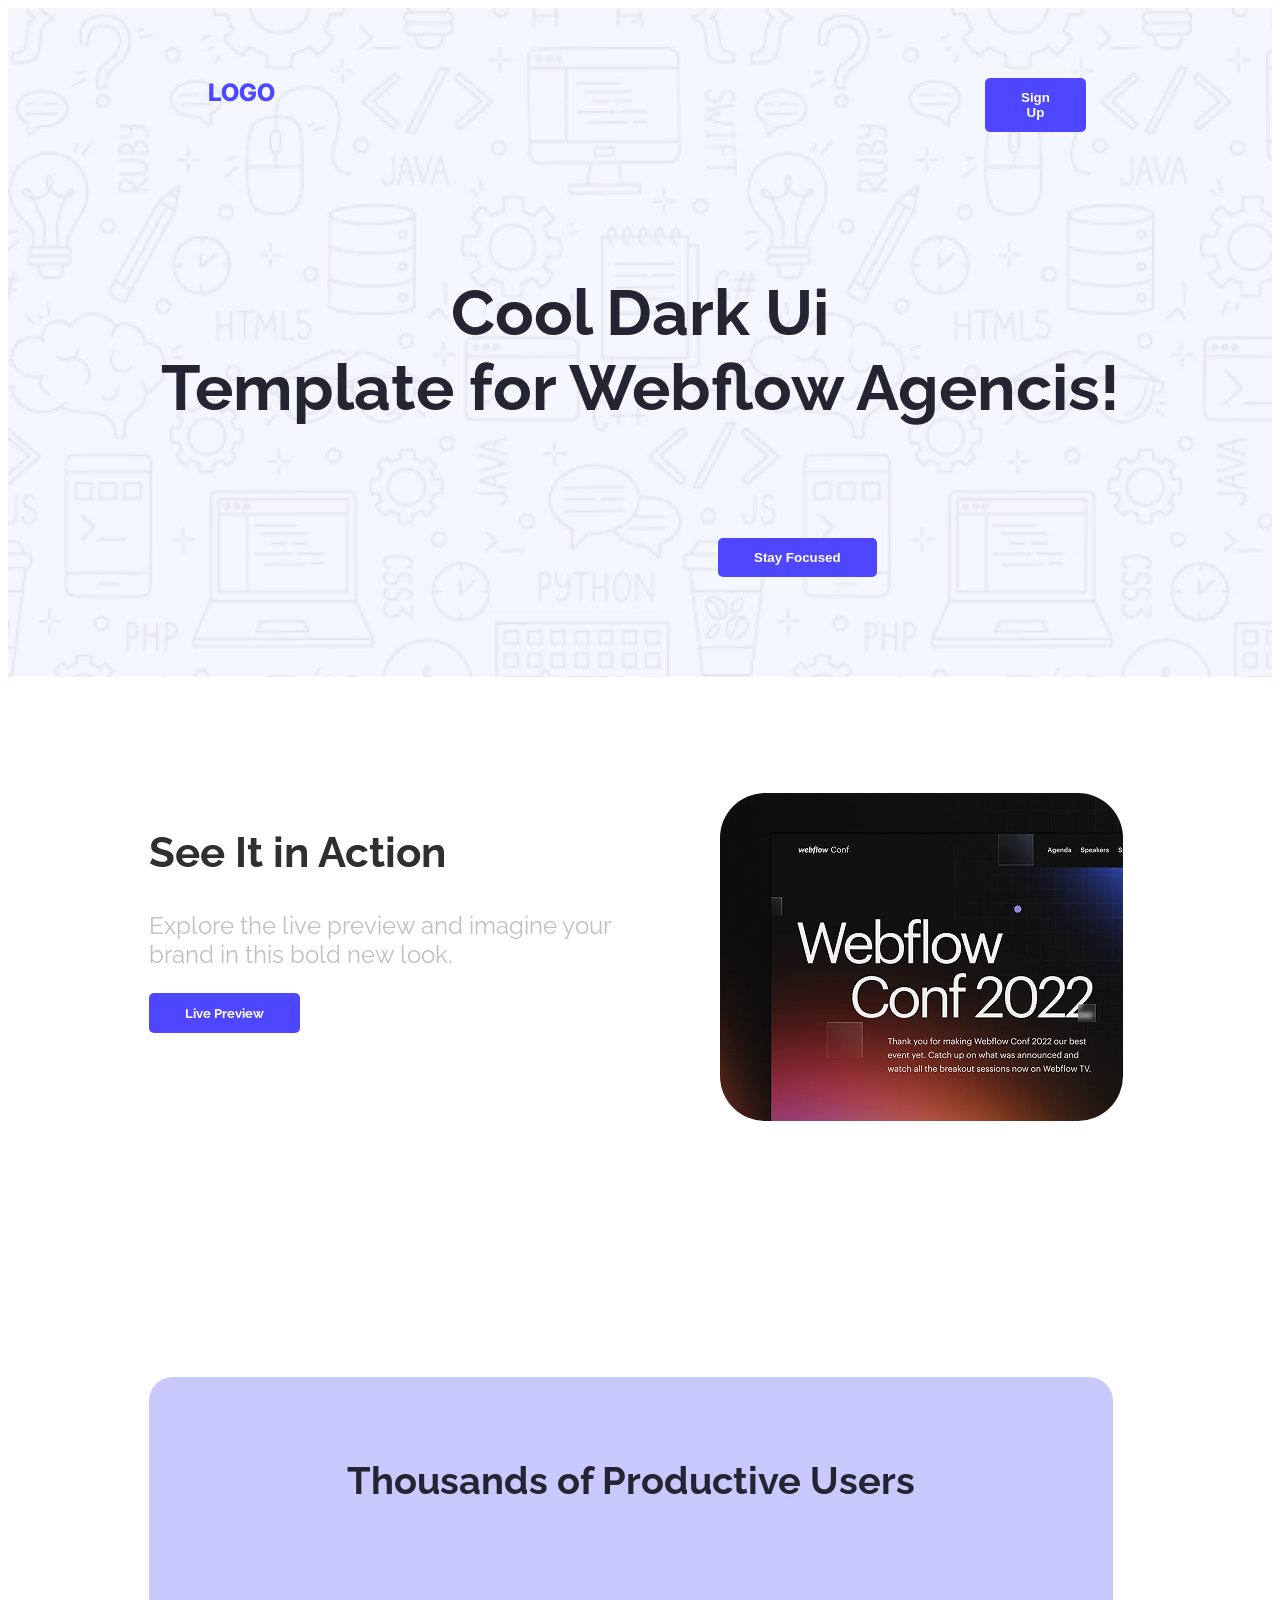
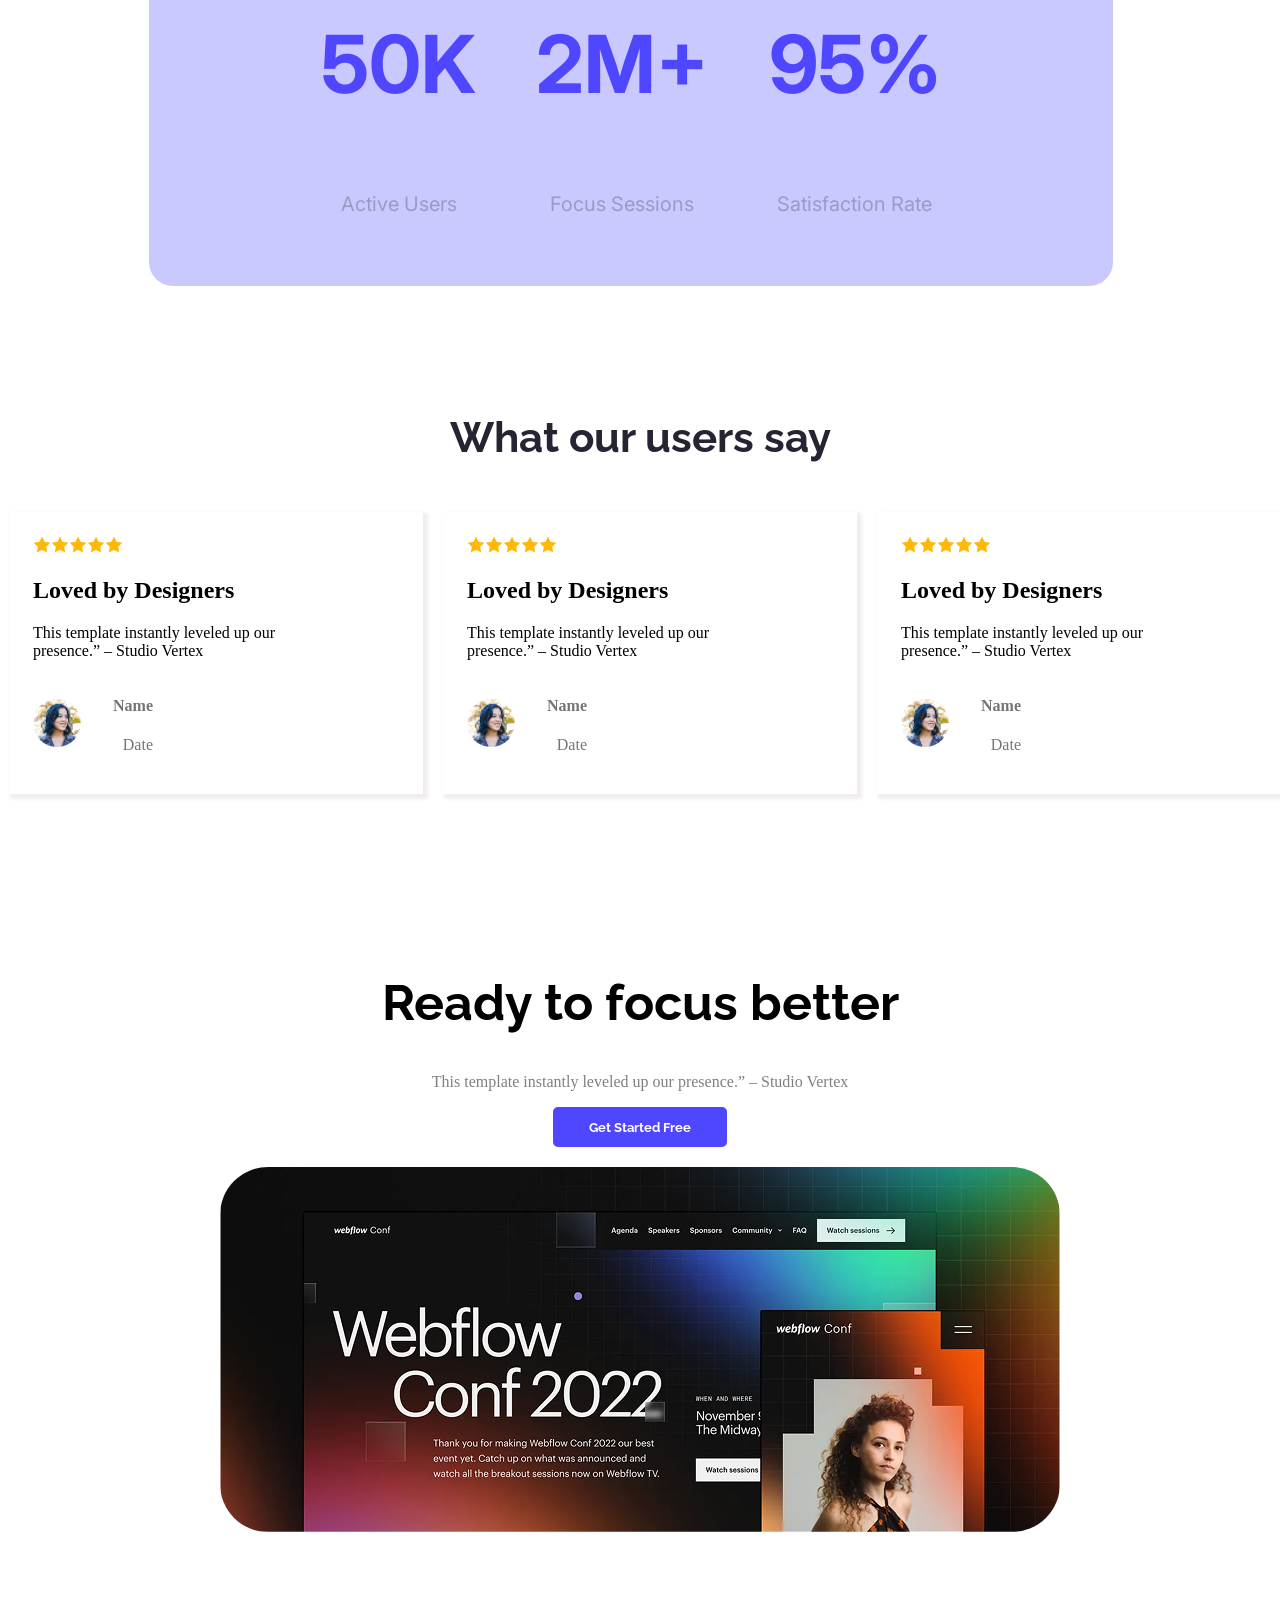
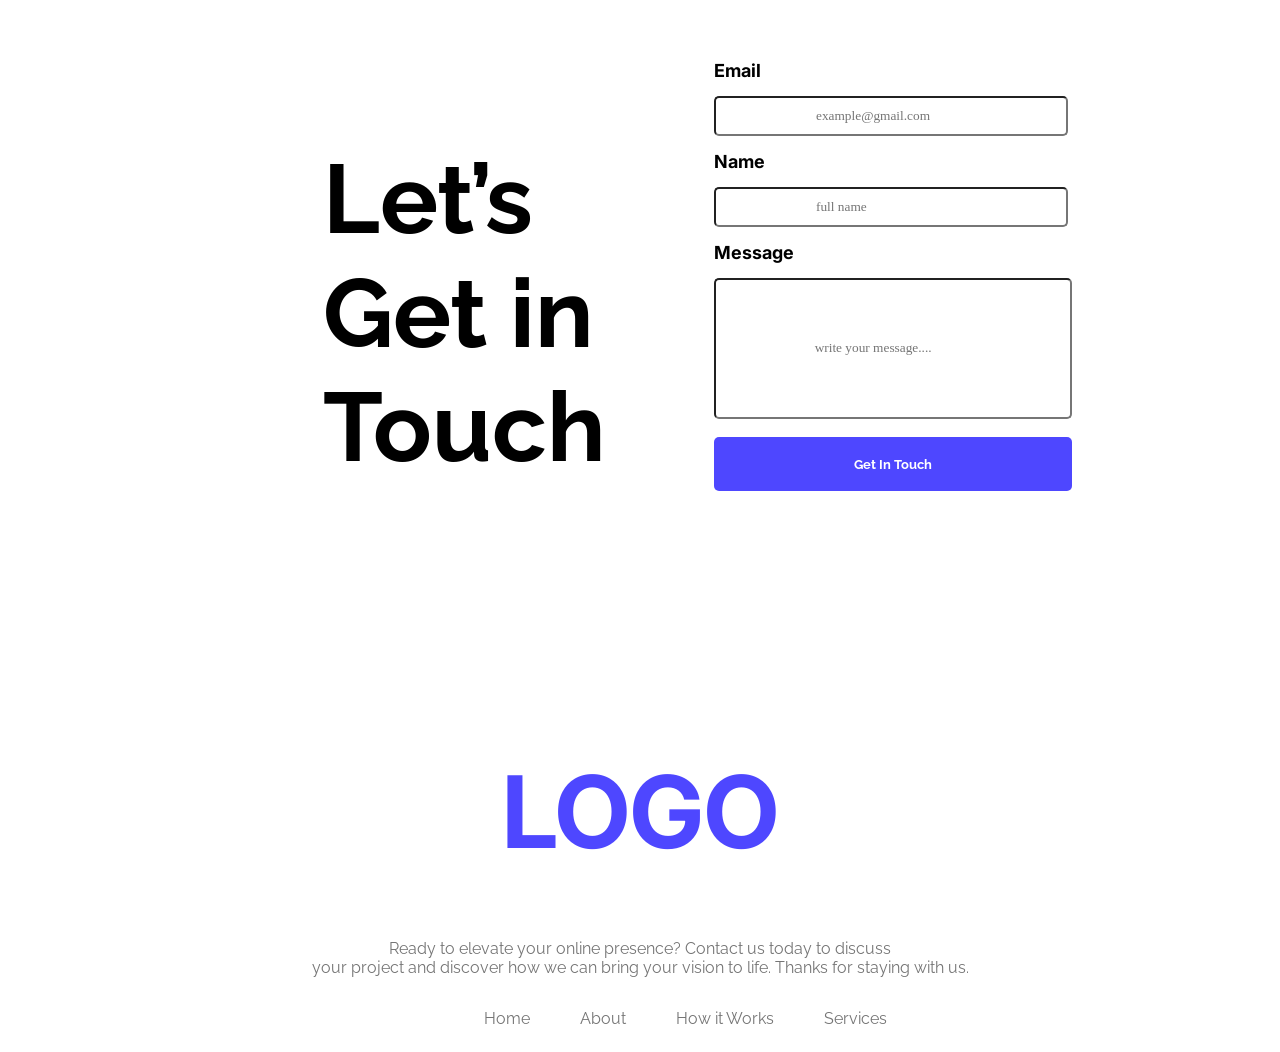
<file: index.html>
<!DOCTYPE html>
<html lang="en">
<head>
    <meta charset="UTF-8">
    <meta name="viewport" content="width=device-width, initial-scale=1.0">
    <title>Assignment 101</title>
    <link rel="stylesheet" href="styles.css">
    <link rel="preconnect" href="https://fonts.googleapis.com">
<link rel="preconnect" href="https://fonts.gstatic.com" crossorigin>
<link href="https://fonts.googleapis.com/css2?family=Inter:ital,opsz,wght@0,14..32,100..900;1,14..32,100..900&display=swap" rel="stylesheet">
<link rel="preconnect" href="https://fonts.googleapis.com">
<link rel="preconnect" href="https://fonts.gstatic.com" crossorigin>
<link href="https://fonts.googleapis.com/css2?family=Inter:ital,opsz,wght@0,14..32,100..900;1,14..32,100..900&family=Raleway:ital,wght@0,100..900;1,100..900&display=swap" rel="stylesheet">
</head>
<body >
    <header id="bg-img">
        
        <nav class="inter">
        <h2 class="logo">LOGO</h2>
        <a href=""><button class="btn btn-primary">Sign Up</button></a>
        </nav>
            <div class="raleway">
            <h1 class="web-txt">Cool Dark Ui<br>Template for Webflow Agencis!</h1>
            <a href=""><button class="btn btn-primary">Stay Focused</button></a>

        </div>
        

    </header>

    <main>
        <div class="banner">
            <div class="raleway">
            <h2 class="banner-title">See It in Action</h2>
            <p class="banner-des">Explore the live preview and imagine your<br> brand in this bold new look.</p>
            <button class="btn-primary"><a class="raleway"> Live Preview</button></a>
         </div>
            <img class="banner-pp" src="Assets/wc-mini.png" alt="">
        </div>
        
        <section class="productive">
            <div>
                 <h2 class="banner-heading raleway">Thousands of Productive Users</h2>
            </div>
            
            <div class="items">

                <div class="inter">
                    <h3 class="item">50K</h3>
        <p class="item-title">Active Users</p>
                </div>

            <div class="inter">
<h3 class="item">2M+</h3>
        <p class="item-title">Focus Sessions</p>
            </div>

        <div class="inter"><p class="item">95%</p>
        <p class="item-title">Satisfaction Rate</p>
        
            </div>
        </section>
        
        <!--users review-->
        <section>
             <h2 class="review-head raleway">What our users say</h2>
            <div class="review-sec">
                
                <div class="review">
                    <img src="Assets/icon-star.png" alt=""><img src="Assets/icon-star.png" alt=""><img src="Assets/icon-star.png" alt=""><img src="Assets/icon-star.png" alt=""><img src="Assets/icon-star.png" alt="">
                    <h2 class="review-title">Loved by Designers</h2>
                    <p class="review-des">This template instantly leveled up our <br>presence.” – Studio Vertex</p>
                    <div class="reviewer-data"><img class=user-pp src="Assets/avatar.png">
                        <div><h4 class="user-name"> Name</h4>
                    <p class="date">Date</p></div>
                    
                </div>
                </div>
                <div class="review">
                    <img src="Assets/icon-star.png" alt=""><img src="Assets/icon-star.png" alt=""><img src="Assets/icon-star.png" alt=""><img src="Assets/icon-star.png" alt=""><img src="Assets/icon-star.png" alt="">
                    <h2 class="review-title">Loved by Designers</h2>
                    <p class="review-des">This template instantly leveled up our <br>presence.” – Studio Vertex</p>
                    <div class="reviewer-data"> <img class=user-pp src="Assets/avatar.png">
                        <div>
                    <h4 class="user-name"> Name</h4>
                    <p class="date">Date</p></div>
                    </div>
                </div>
                <div class="review">
                    <img src="Assets/icon-star.png" alt=""><img src="Assets/icon-star.png" alt=""><img src="Assets/icon-star.png" alt=""><img src="Assets/icon-star.png" alt=""><img src="Assets/icon-star.png" alt="">
                    <h2 class="review-title">Loved by Designers</h2>
                    <p class="review-des">This template instantly leveled up our <br>presence.” – Studio Vertex</p>
                    <div class="reviewer-data"><img class=user-pp src="Assets/avatar.png">
                        <div>
                    <h4 class="user-name"> Name</h4>
                    <p class="date">Date</p>
                       </div>
                    
                        </div>
        <!--wc-section-->
        </section>
        <section class="wc-section">
            <div class="wc">
                <h1 class="wc-title raleway">Ready to focus better</h1>
    <p class="wc-des">This template instantly leveled up our presence.” – Studio Vertex</p>
    <button class="btn-primary raleway">Get Started Free</button>
    </div>
    <div class="wc-image"><img class="img" src="Assets/wc-big.png" alt="">
    </div>
<!--get in touch sec -->
    <section class="get-in">
        <div>
             <h1 class="touch-title raleway">Let’s Get in <br>Touch</h1></div>
        
        </div>
        
        <div>
        <form class="form">
            <h2 class="frm-head inter">Email</h2>
          <input type="Email" class="my-input" placeholder="example@gmail.com">
          <h2 class="frm-head inter">Name</h2>
          <input type="name" class="my-input" placeholder="full name">
          <h2 class="frm-head inter">Message</h2>
          <input type="message" class="msg" placeholder="                             write your message....">
          <br>
          <br>
          <button class="btn-primary getin-btn raleway">Get In Touch</button>
        </form>
        </div>
    </section>
   
   
</section>
    </main>

    <footer class="">
<div class="ftr">
<h1 class="ftr-head inter">LOGO</h1>
<p class="ftr-des raleway">Ready to elevate your online presence? Contact us today to discuss<br> your project and discover how we can bring your vision to life. Thanks for staying with us.</p>

</div>
<nav class="ftr-li">
    <ul>
        <li><a href="" class="raleway">Home</a></li>
        <li><a href="" class="raleway">About</a></li>
        <li><a href="" class="raleway">How it Works</a></li>
        <li><a href="" class="raleway">Services</a></li>
    </ul>
</nav>
</footer>

</body>
</html>
</file>
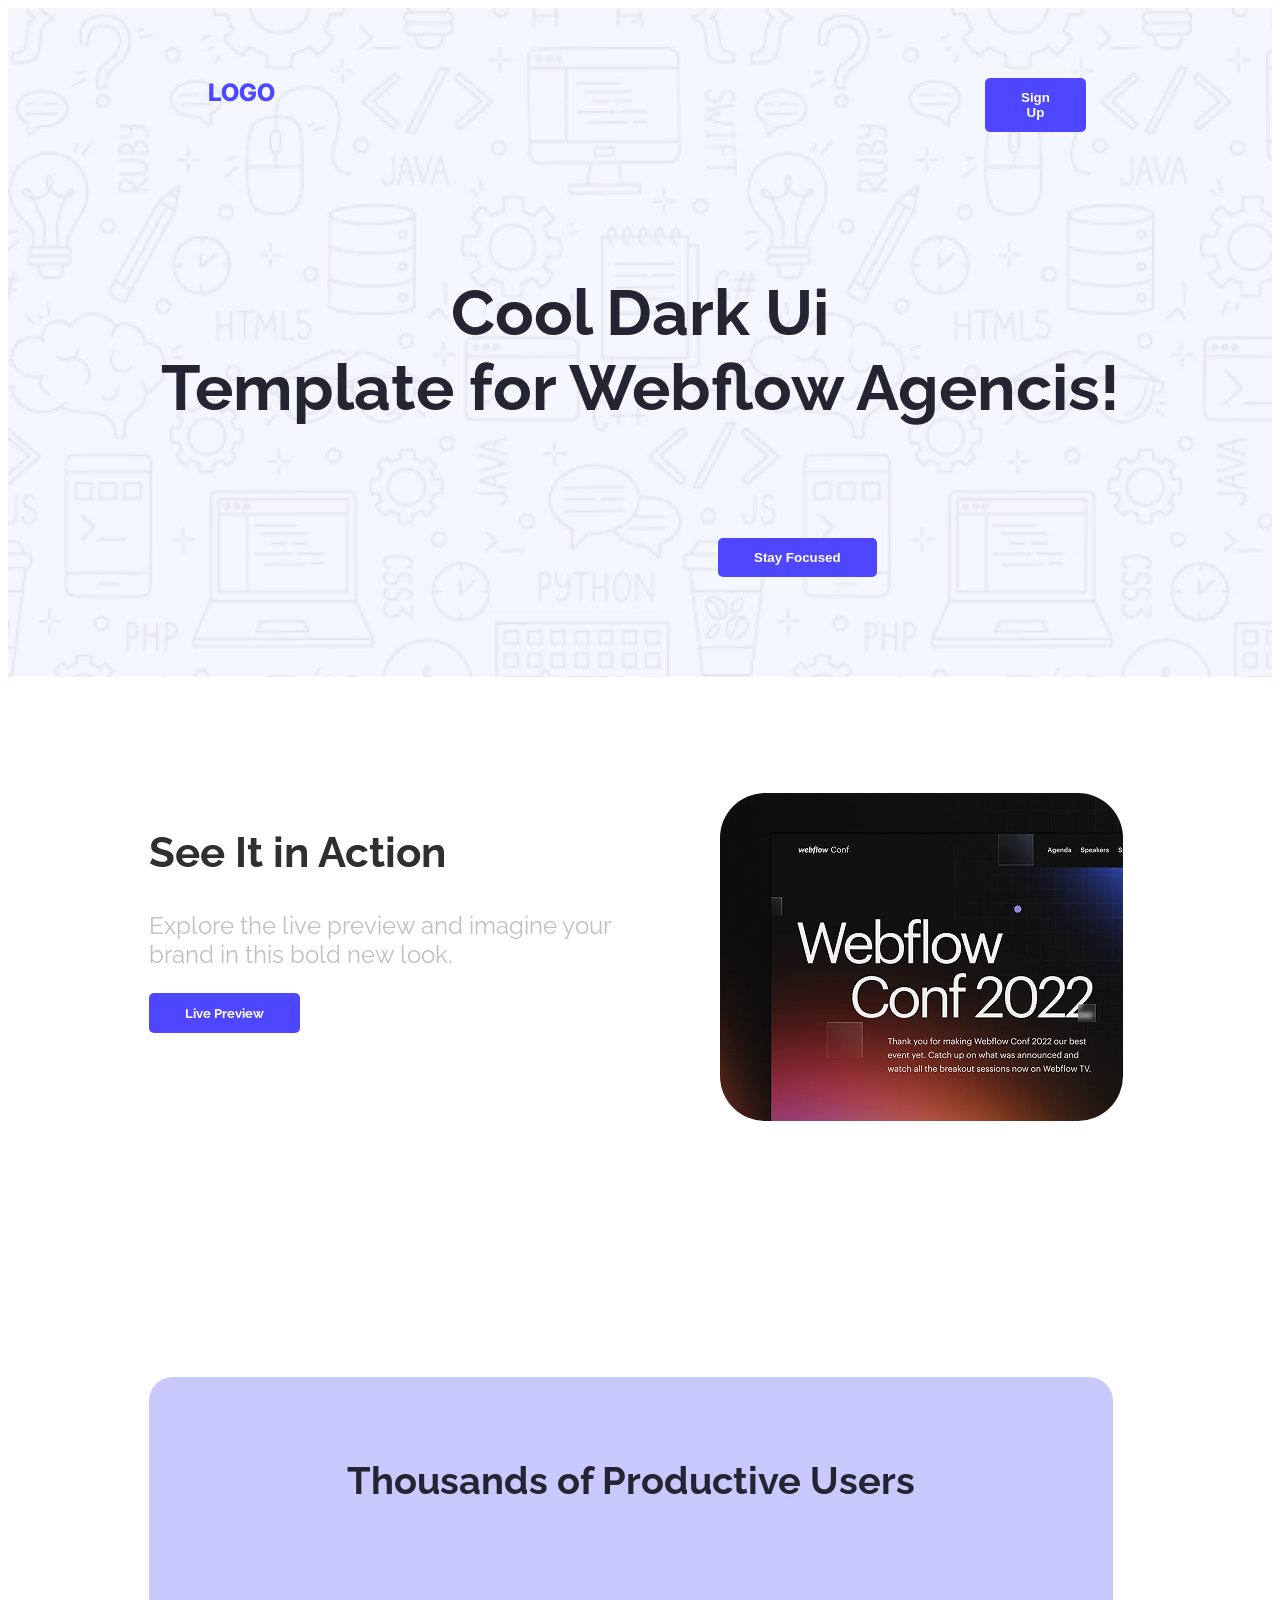
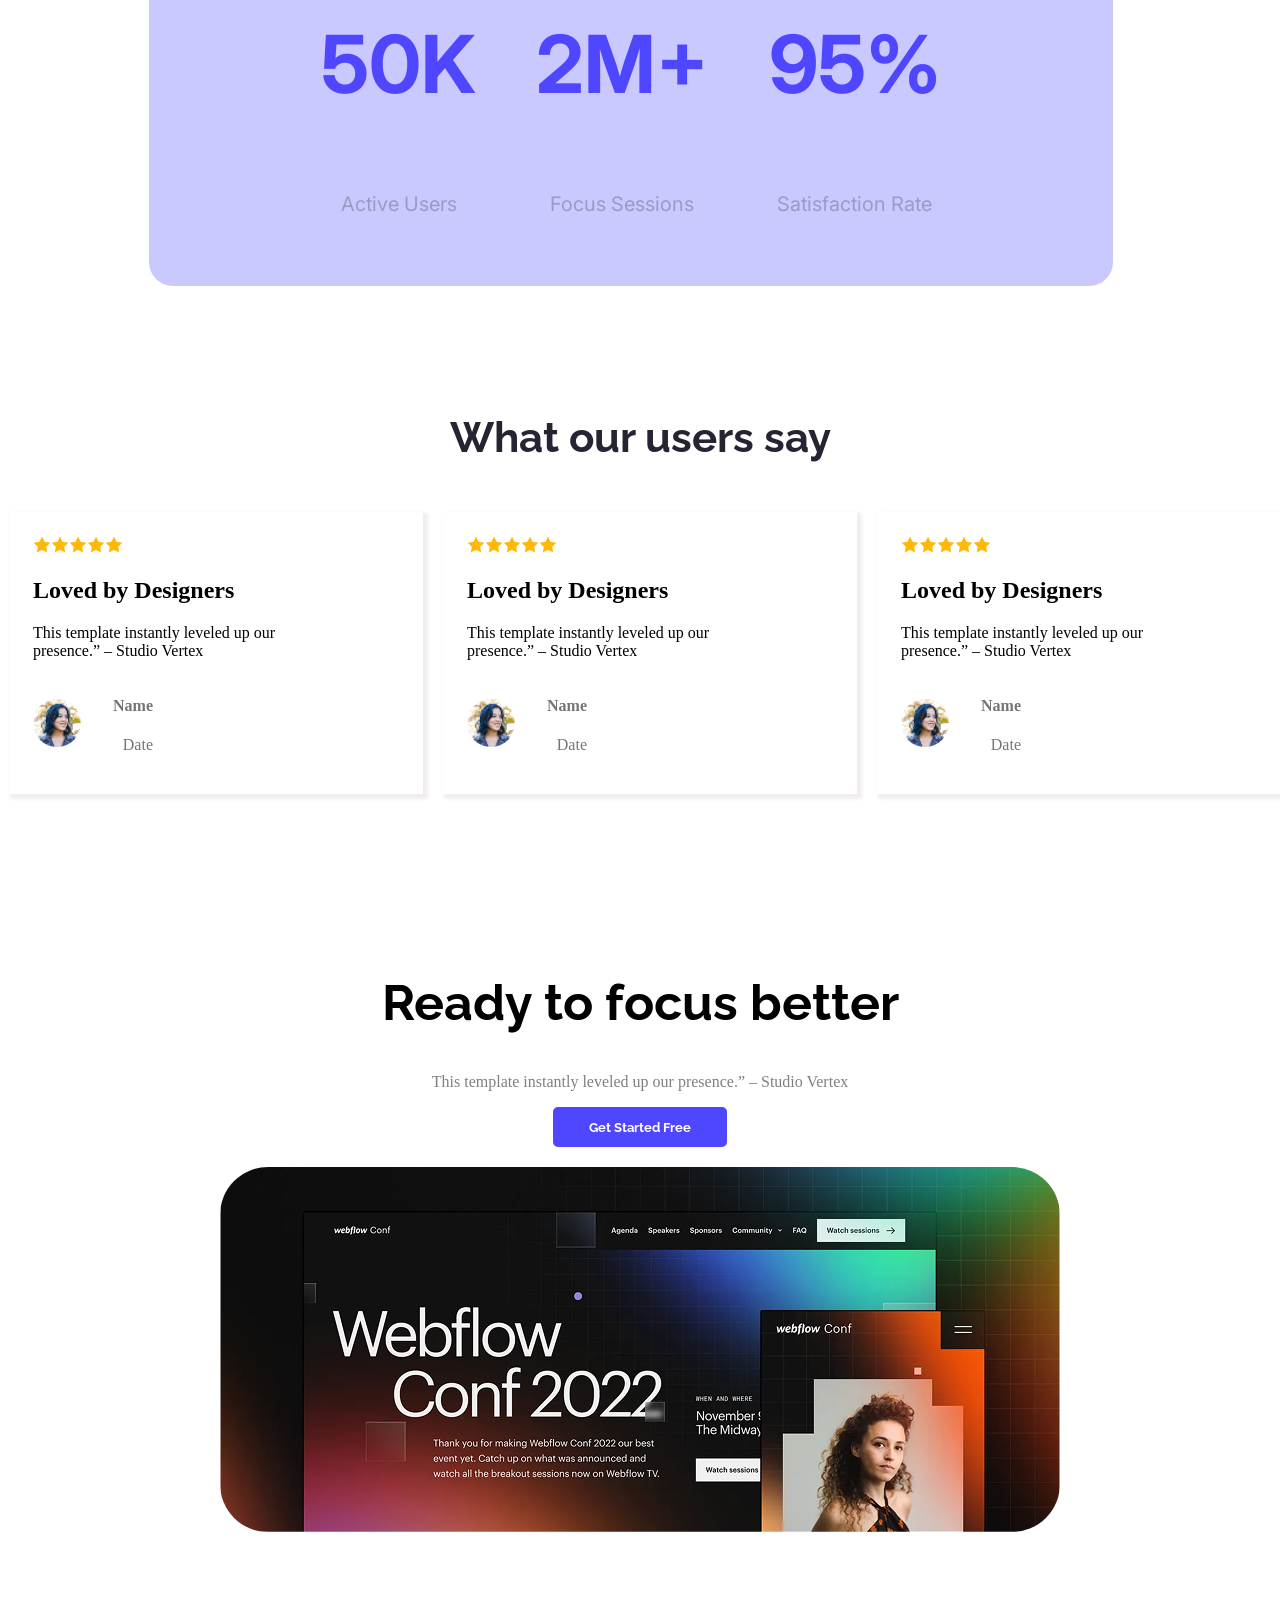
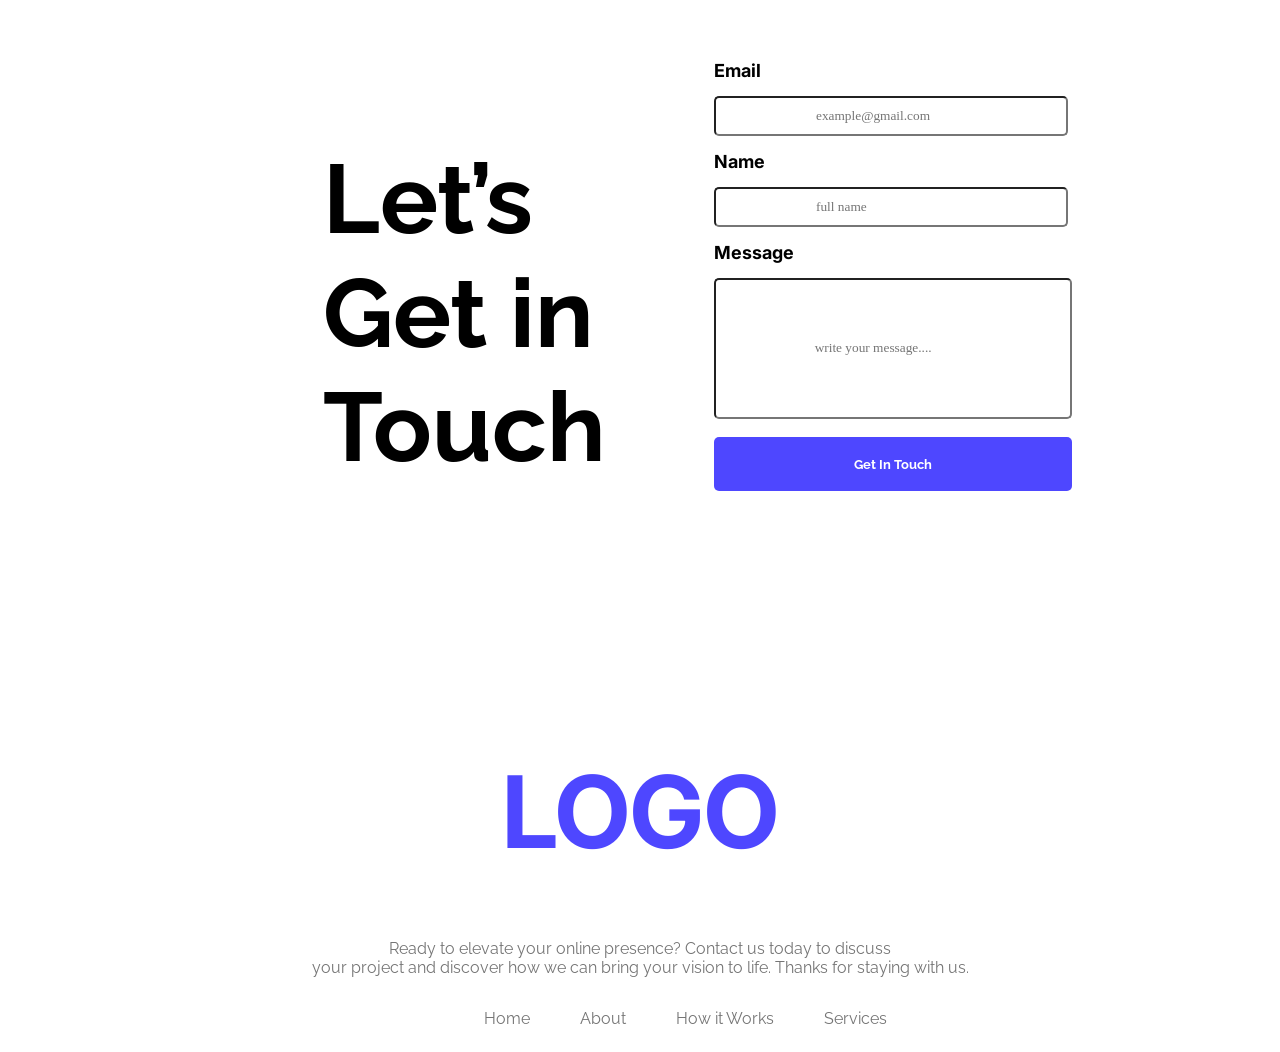
<file: B12A01-landing-launchpad/index.html>
<!DOCTYPE html>
<html lang="en">
<head>
    <meta charset="UTF-8">
    <meta name="viewport" content="width=device-width, initial-scale=1.0">
    <title>Assignment 101</title>
    <link rel="stylesheet" href="styles.css">
    <link rel="preconnect" href="https://fonts.googleapis.com">
<link rel="preconnect" href="https://fonts.gstatic.com" crossorigin>
<link href="https://fonts.googleapis.com/css2?family=Inter:ital,opsz,wght@0,14..32,100..900;1,14..32,100..900&display=swap" rel="stylesheet">
<link rel="preconnect" href="https://fonts.googleapis.com">
<link rel="preconnect" href="https://fonts.gstatic.com" crossorigin>
<link href="https://fonts.googleapis.com/css2?family=Inter:ital,opsz,wght@0,14..32,100..900;1,14..32,100..900&family=Raleway:ital,wght@0,100..900;1,100..900&display=swap" rel="stylesheet">
</head>
<body >
    <header id="bg-img">
        
        <nav class="inter">
        <h2 class="logo">LOGO</h2>
        <a href=""><button class="btn-web">Sign Up</button></a>
        </nav>
            <div class="raleway">
            <h1 class="web-txt">Cool Dark Ui<br>Template for Webflow Agencis!</h1>
            <a href=""><button class="btn-web">Stay Focused</button></a>

        </div>
        

    </header>

    <main>
        <div class="banner">
            <div class="raleway">
            <h2 class="banner-title">See It in Action</h2>
            <p class="banner-des">Explore the live preview and imagine your<br> brand in this bold new look.</p>
            <button class="btn-primary"><a class="raleway"> Live Preview</button></a>
         </div>
            <img class="banner-pp" src="Assets/wc-mini.png" alt="">
        </div>
        
        <section class="productive">
            <div>
                 <h2 class="banner-heading raleway">Thousands of Productive Users</h2>
            </div>
            
            <div class="items">

                <div class="inter">
                    <h3 class="item">50K</h3>
        <p class="item-title">Active Users</p>
                </div>

            <div class="inter">
<h3 class="item">2M+</h3>
        <p class="item-title">Focus Sessions</p>
            </div>

        <div class="inter"><p class="item">95%</p>
        <p class="item-title">Satisfaction Rate</p>
        
            </div>
        </section>
        
        <!--users review-->
        <section>
             <h2 class="review-head raleway">What our users say</h2>
            <div class="review-sec">
                
                <div class="review">
                    <img src="Assets/icon-star.png" alt=""><img src="Assets/icon-star.png" alt=""><img src="Assets/icon-star.png" alt=""><img src="Assets/icon-star.png" alt=""><img src="Assets/icon-star.png" alt="">
                    <h2 class="review-title">Loved by Designers</h2>
                    <p class="review-des">This template instantly leveled up our <br>presence.” – Studio Vertex</p>
                    <div class="reviewer-data"><img class=user-pp src="Assets/avatar.png">
                        <div><h4 class="user-name"> Name</h4>
                    <p class="date">Date</p></div>
                    
                </div>
                </div>
                <div class="review">
                    <img src="Assets/icon-star.png" alt=""><img src="Assets/icon-star.png" alt=""><img src="Assets/icon-star.png" alt=""><img src="Assets/icon-star.png" alt=""><img src="Assets/icon-star.png" alt="">
                    <h2 class="review-title">Loved by Designers</h2>
                    <p class="review-des">This template instantly leveled up our <br>presence.” – Studio Vertex</p>
                    <div class="reviewer-data"> <img class=user-pp src="Assets/avatar.png">
                        <div>
                    <h4 class="user-name"> Name</h4>
                    <p class="date">Date</p></div>
                    </div>
                </div>
                <div class="review">
                    <img src="Assets/icon-star.png" alt=""><img src="Assets/icon-star.png" alt=""><img src="Assets/icon-star.png" alt=""><img src="Assets/icon-star.png" alt=""><img src="Assets/icon-star.png" alt="">
                    <h2 class="review-title">Loved by Designers</h2>
                    <p class="review-des">This template instantly leveled up our <br>presence.” – Studio Vertex</p>
                    <div class="reviewer-data"><img class=user-pp src="Assets/avatar.png">
                        <div>
                    <h4 class="user-name"> Name</h4>
                    <p class="date">Date</p>
                       </div>
                    
                        </div>
        <!--wc-section-->
        </section>
        <section class="wc-section">
            <div class="wc">
                <h1 class="wc-title raleway">Ready to focus better</h1>
    <p class="wc-des">This template instantly leveled up our presence.” – Studio Vertex</p>
    <button class="btn-primary raleway">Get Started Free</button>
    </div>
    <div class="wc-image"><img class="img" src="Assets/wc-big.png" alt="">
    </div>
<!--get in touch sec -->
    <section class="get-in">
        <div>
             <h1 class="touch-title raleway">Let’s Get in <br>Touch</h1></div>
        
        </div>
        
        <div>
        <form class="form">
            <h2 class="frm-head inter">Email</h2>
          <input type="Email" class="my-input" placeholder="example@gmail.com">
          <h2 class="frm-head inter">Name</h2>
          <input type="name" class="my-input" placeholder="full name">
          <h2 class="frm-head inter">Message</h2>
          <input type="message" class="msg" placeholder="                             write your message....">
          <br>
          <br>
          <button class="btn-primary getin-btn raleway">Get In Touch</button>
        </form>
        </div>
    </section>
   
   
</section>
    </main>

    <footer class="">
<div class="ftr">
<h1 class="ftr-head inter">LOGO</h1>
<p class="ftr-des raleway">Ready to elevate your online presence? Contact us today to discuss<br> your project and discover how we can bring your vision to life. Thanks for staying with us.</p>

</div>
<nav class="ftr-li">
    <ul>
        <li><a href="" class="raleway">Home</a></li>
        <li><a href="" class="raleway">About</a></li>
        <li><a href="" class="raleway">How it Works</a></li>
        <li><a href="" class="raleway">Services</a></li>
    </ul>
</nav>
</footer>

</body>
</html>
</file>
<file: styles.css>
.inter{
  font-family: "Inter", sans-serif;
  font-optical-sizing: auto;
  font-weight: bold;
  font-style: normal;
}

.raleway{
  font-family: "Raleway", sans-serif;
  font-optical-sizing: auto;
  font-style: normal;
} 

nav {
    display: flex;
    justify-content: space-between;
   margin: 0px 200px 0px 200px;
}
    
.logo{
    font-weight: 800;
color: #4E47FF;
margin-top: 70px;
}  

.btn{
    
    margin: 70px 0px 100px 710px;
  
}

#bg-img{
    background-image: url(Assets/Hero-bg.png);
    width: 100%;
    background-size: cover;

}

.web-txt{
    color:#252432 ;
    text-align: center;
    font-weight: bold;
    font-size: 64px;
    
}
/*banner style*/
.banner-title{
    font-weight: bold;
    font-size: 42px;
    color:#302E2E;
}
.banner-des{
    font-weight: normal;
    font-size: 24px;
    color: #1c1c1f47;

    
}
.banner{
    display: flex;
    justify-content: space-between;
    margin: 116px 149px 0px 141px;
}
.banner-pp{
    width: 403px;
    height: 328px;
    border-radius: 45px;
}
/*btn hover effect*/
.btn-primary{
    background-color:#4E47FF;
    font-weight: bold;
    border: #4E47FF;
    padding: 12px 36px;
    border-radius: 5px;
    color: white;
    cursor: pointer;
    
 

}
.btn-primary:hover{
background-color: #f9e506;
color: black;

}

/*productive section*/
.productive{
    background-color: rgba(71, 65, 253, 0.292);
    border-radius: 24px;
    max-width: 1180px;
    margin: 256px 159px 127px 141px;
    text-align: center;
    padding: 50px 142px 50px 142px;
    
}
.items{
    display: flex;
    justify-content: space-around;
}
.banner-heading{
    font-size: 38px;
    color: #252432;
    font-weight: bold;
    
}
.item{
    font-size: 80px;
    color: #4E47FF;
}

.item-title{
    font-size: 20px;
    color: rgba(0, 0, 0, 0.229);
    font-weight: normal;

}

/*users section*/
.review-sec{
    display: flex;
    justify-content: center;

}
.review-head{
    display: flex;
    justify-content: center;
    font-size: 42px;
    font-weight: bold;
    color: #252432;
    margin-bottom: 50px;
}

.review{
    margin-left: 20px;
    padding: 24px 24px;
    max-width: 1140px;
    box-shadow: 3px 3px 3px 2px #F2EDED;
    margin-bottom: 137px;


}

.reviewer-data{
    display: flex;
    align-items: center;
    text-align: end;
    gap: 20px;
    margin-top: 15px;
    width: 366px;
    border-radius: 14px;

}
.user-pp{
    border-radius: 999px;
    width: 48px;
    height: 48px;
    margin-right: 12px;
}
.user-name{
    color: #757575;
}
.date{
    color: #757575;
}
/*wc section*/
.wc{
    text-align: center;
    padding-bottom: 20px;
    
    
}

.wc-image{
    display: flex;
    justify-content: center;

}


.img{
    border-radius: 48px;
    height: 365px;
    wid: 840px;
    margin-bottom: 113px;
}
.wc-title{
    font-size: 50px;
    font-weight: bold;
    color: black;
}
.wc-des{
    color: rgba(0, 0, 0, 0.5);
}
/*get in touch sec*/
.get-in{
    display: flex;
    justify-content: space-between;
    max-width: 1140px;
    max-height: 632px;
    margin: 0px 200px 0px 200px;
    padding-left: ;
    
        
}
.touch-title{
    font-weight: bold;
    font-size: 97px;
    padding-left: 115px;
}
.frm-head{
    font-size: 18px;

}
.my-input{
    width: 150px;
    padding: 10px 100px;
    font-family: 'Times New Roman', Times, serif;
    border-radius: 5px;
    

}
.msg{
    border-radius: 5px;
   width:  350px;
   height: 135px;
   font-family: 'Times New Roman', Times, serif;
      
}
.getin-btn{
    padding: 19px 140px;
}

.ftr-head{
    font-size: 100px;
    font-weight: bolder;
color: #4E47FF;
}
.ftr-des{
    color: #757575;
    font-weight: normal;

}
.ftr{
    text-align: center;
    margin-top: 170px;
    
}
footer ul{
    display: flex;
    list-style: none;

}
footer ul a{
    text-decoration: none;
    margin-left: 50px;
    color: #757575;
    font-weight: normal;
    
}
.ftr-li{
    display: flex;
    justify-content: center;
}

/*button hover effect*/
</file>
<file: B12A01-landing-launchpad/styles.css>
.inter{
  font-family: "Inter", sans-serif;
  font-optical-sizing: auto;
  font-weight: bold;
  font-style: normal;
}

.raleway{
  font-family: "Raleway", sans-serif;
  font-optical-sizing: auto;
  font-style: normal;
} 

nav {
    display: flex;
    justify-content: space-between;
   margin: 0px 200px 0px 200px;
}
    
.logo{
    font-weight: 800;
color: #4E47FF;
margin-top: 70px;
}  

.btn-web{
    background-color:#4E47FF;
    font-weight: bold;
    border: #4E47FF;
    padding: 12px 36px;
    border-radius: 5px;
    color: white;
    margin: 70px 0px 100px 710px;
  
}

#bg-img{
    background-image: url(Hero-bg.png);
    width: 100%;
    background-size: cover;

}

.web-txt{
    color:#252432 ;
    text-align: center;
    font-weight: bold;
    font-size: 64px;
    
}
/*banner style*/
.banner-title{
    font-weight: bold;
    font-size: 42px;
    color:#302E2E;
}
.banner-des{
    font-weight: normal;
    font-size: 24px;
    color: #1c1c1f47;

    
}
.banner{
    display: flex;
    justify-content: space-between;
    margin: 116px 149px 0px 141px;
}
.banner-pp{
    width: 403px;
    height: 328px;
    border-radius: 45px;
}

.btn-primary{
    background-color:#4E47FF;
    font-weight: bold;
    border: #4E47FF;
    padding: 12px 36px;
    border-radius: 5px;
    color: white;
    

}

/*productive section*/
.productive{
    background-color: rgba(71, 65, 253, 0.292);
    border-radius: 24px;
    max-width: 1180px;
    margin: 256px 159px 127px 141px;
    text-align: center;
    padding: 50px 142px 50px 142px;
    
}
.items{
    display: flex;
    justify-content: space-around;
}
.banner-heading{
    font-size: 38px;
    color: #252432;
    font-weight: bold;
    
}
.item{
    font-size: 80px;
    color: #4E47FF;
}

.item-title{
    font-size: 20px;
    color: rgba(0, 0, 0, 0.229);
    font-weight: normal;

}

/*users section*/
.review-sec{
    display: flex;
    justify-content: center;

}
.review-head{
    display: flex;
    justify-content: center;
    font-size: 42px;
    font-weight: bold;
    color: #252432;
    margin-bottom: 50px;
}

.review{
    margin-left: 20px;
    padding: 24px 24px;
    max-width: 1140px;
    box-shadow: 3px 3px 3px 2px #F2EDED;
    margin-bottom: 137px;


}

.reviewer-data{
    display: flex;
    align-items: center;
    text-align: end;
    gap: 20px;
    margin-top: 15px;
    width: 366px;
    border-radius: 14px;

}
.user-pp{
    border-radius: 999px;
    width: 48px;
    height: 48px;
    margin-right: 12px;
}
.user-name{
    color: #757575;
}
.date{
    color: #757575;
}
/*wc section*/
.wc{
    text-align: center;
    padding-bottom: 20px;
    
    
}

.wc-image{
    display: flex;
    justify-content: center;

}


.img{
    border-radius: 48px;
    height: 365px;
    wid: 840px;
    margin-bottom: 113px;
}
.wc-title{
    font-size: 50px;
    font-weight: bold;
    color: black;
}
.wc-des{
    color: rgba(0, 0, 0, 0.5);
}
/*get in touch sec*/
.get-in{
    display: flex;
    justify-content: space-between;
    max-width: 1140px;
    max-height: 632px;
    margin: 0px 200px 0px 200px;
    padding-left: ;
    
        
}
.touch-title{
    font-weight: bold;
    font-size: 97px;
    padding-left: 115px;
}
.frm-head{
    font-size: 18px;

}
.my-input{
    width: 150px;
    padding: 10px 100px;
    font-family: 'Times New Roman', Times, serif;
    border-radius: 5px;
    

}
.msg{
    border-radius: 5px;
   width:  350px;
   height: 135px;
   font-family: 'Times New Roman', Times, serif;
      
}
.getin-btn{
    padding: 19px 140px;
}

.ftr-head{
    font-size: 100px;
    font-weight: bolder;
color: #4E47FF;
}
.ftr-des{
    color: #757575;
    font-weight: normal;

}
.ftr{
    text-align: center;
    margin-top: 170px;
    
}
footer ul{
    display: flex;
    list-style: none;

}
footer ul a{
    text-decoration: none;
    margin-left: 50px;
    color: #757575;
    font-weight: normal;
    
}
.ftr-li{
    display: flex;
    justify-content: center;
}
</file>
